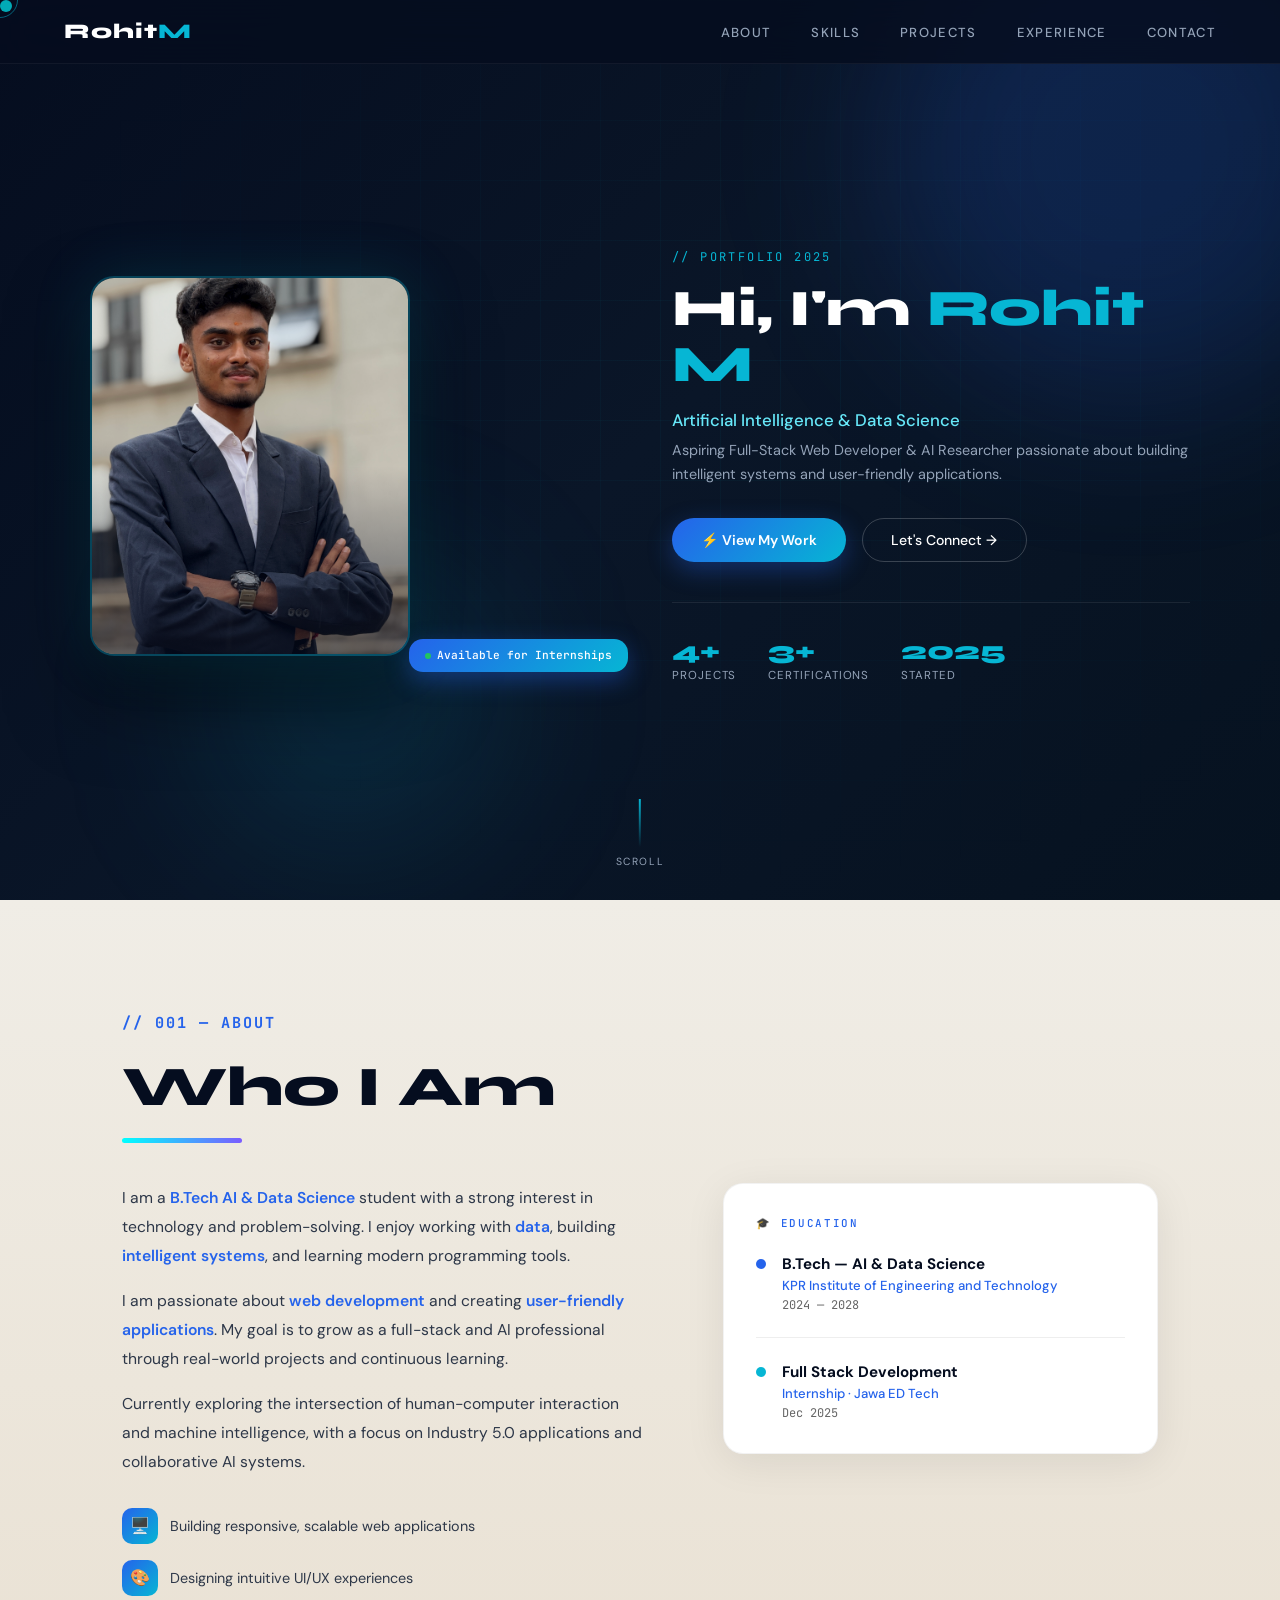
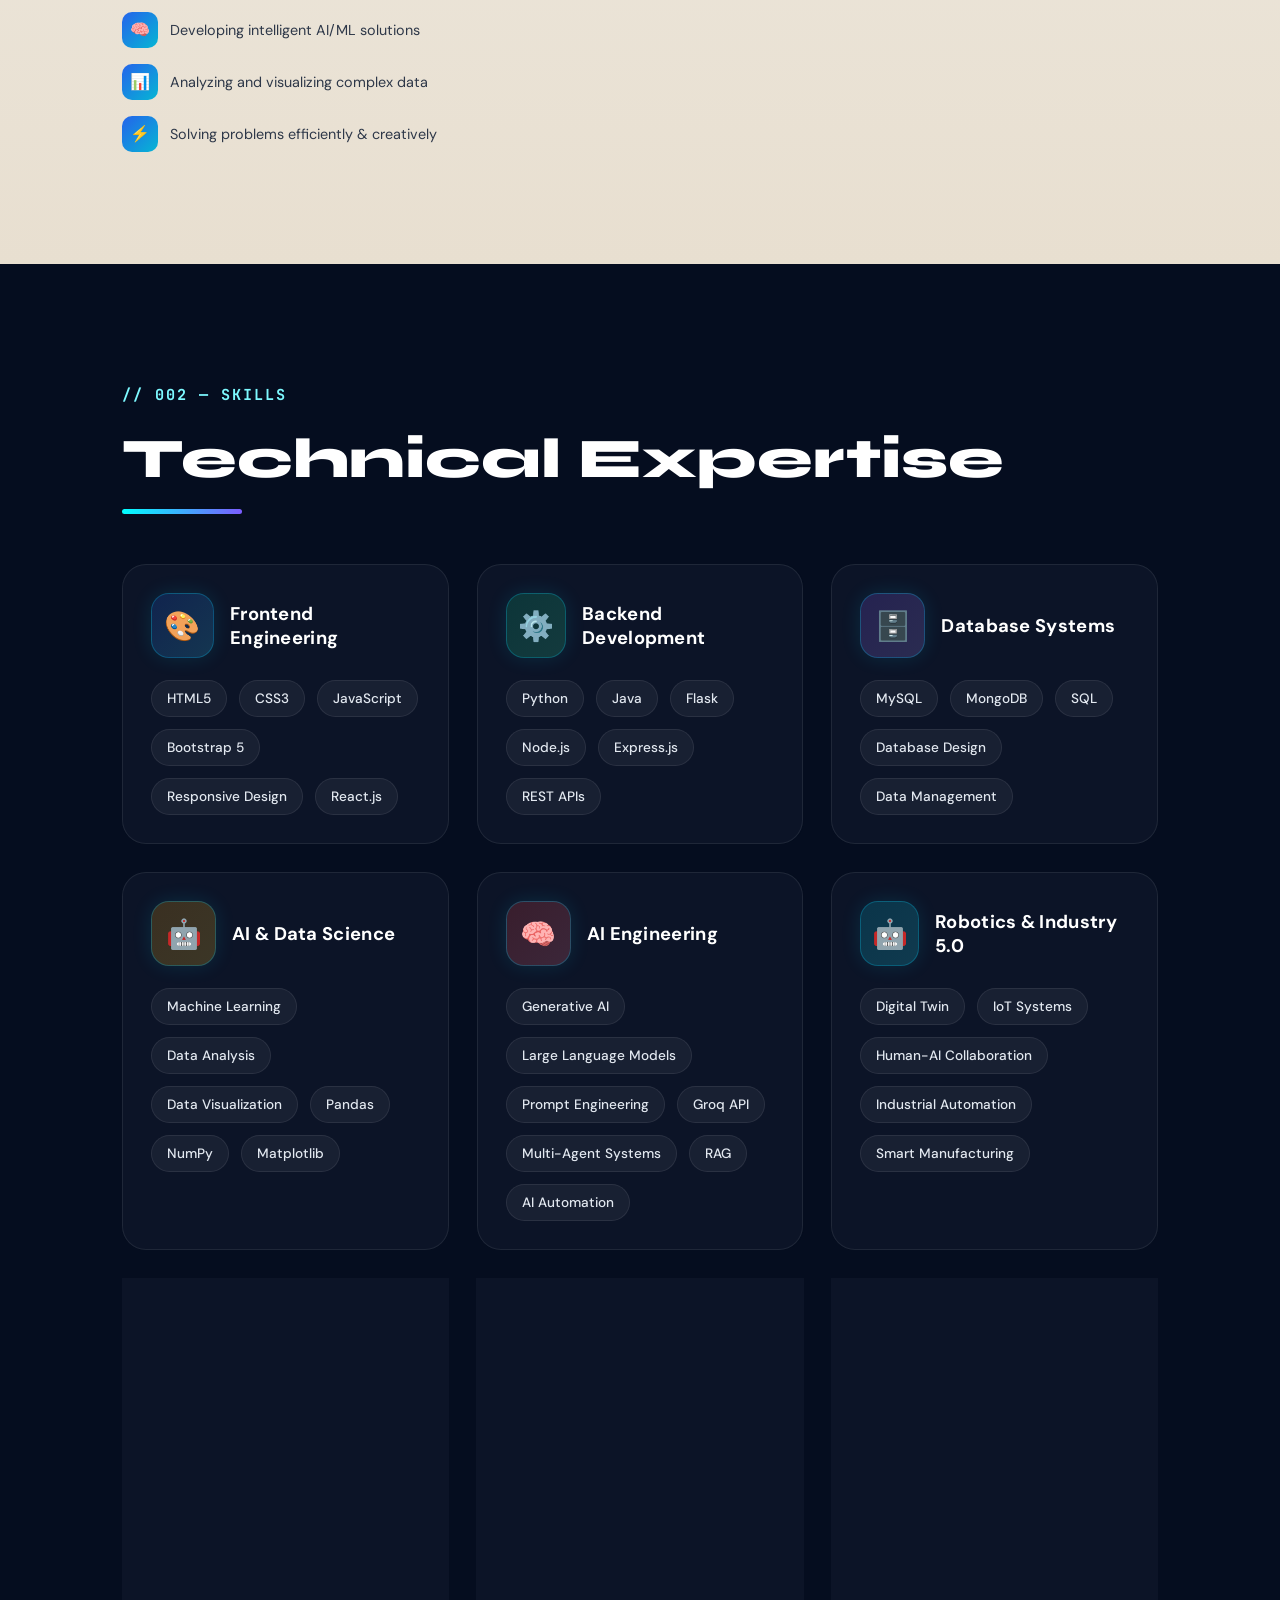
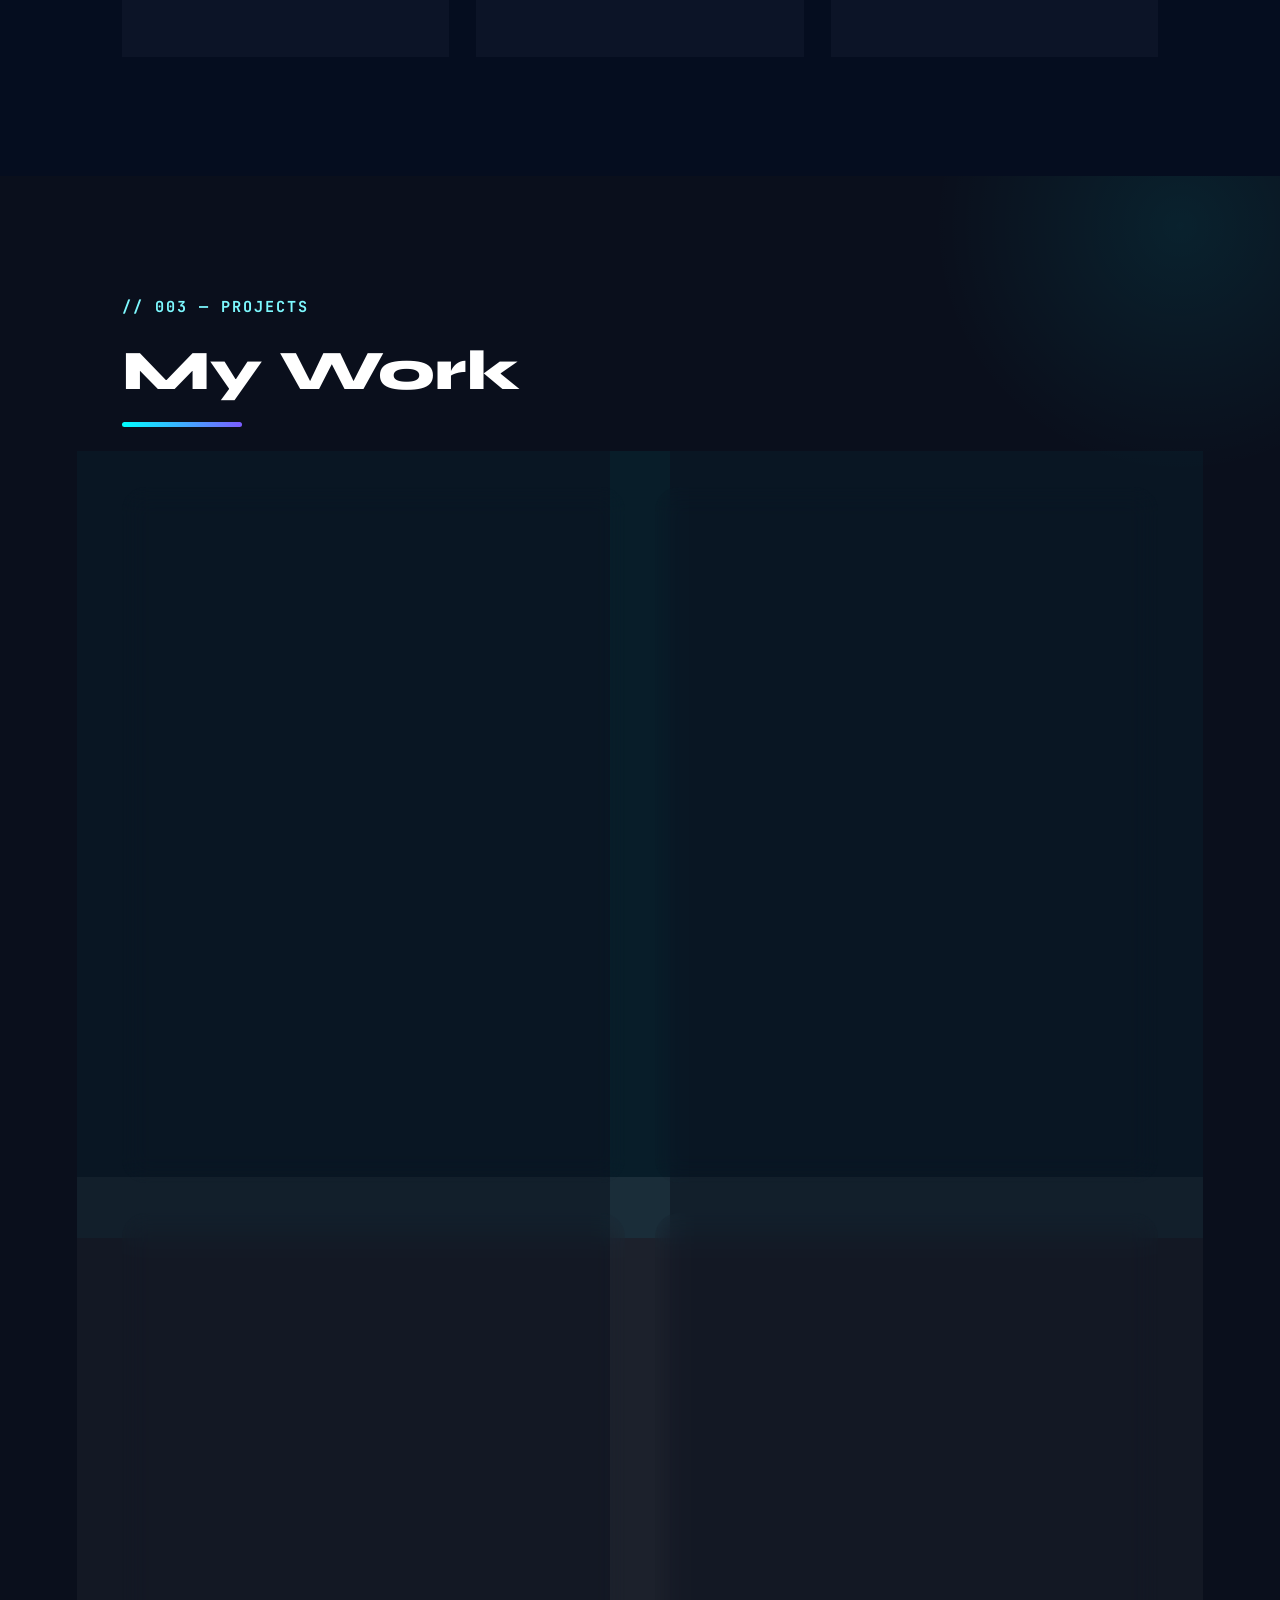
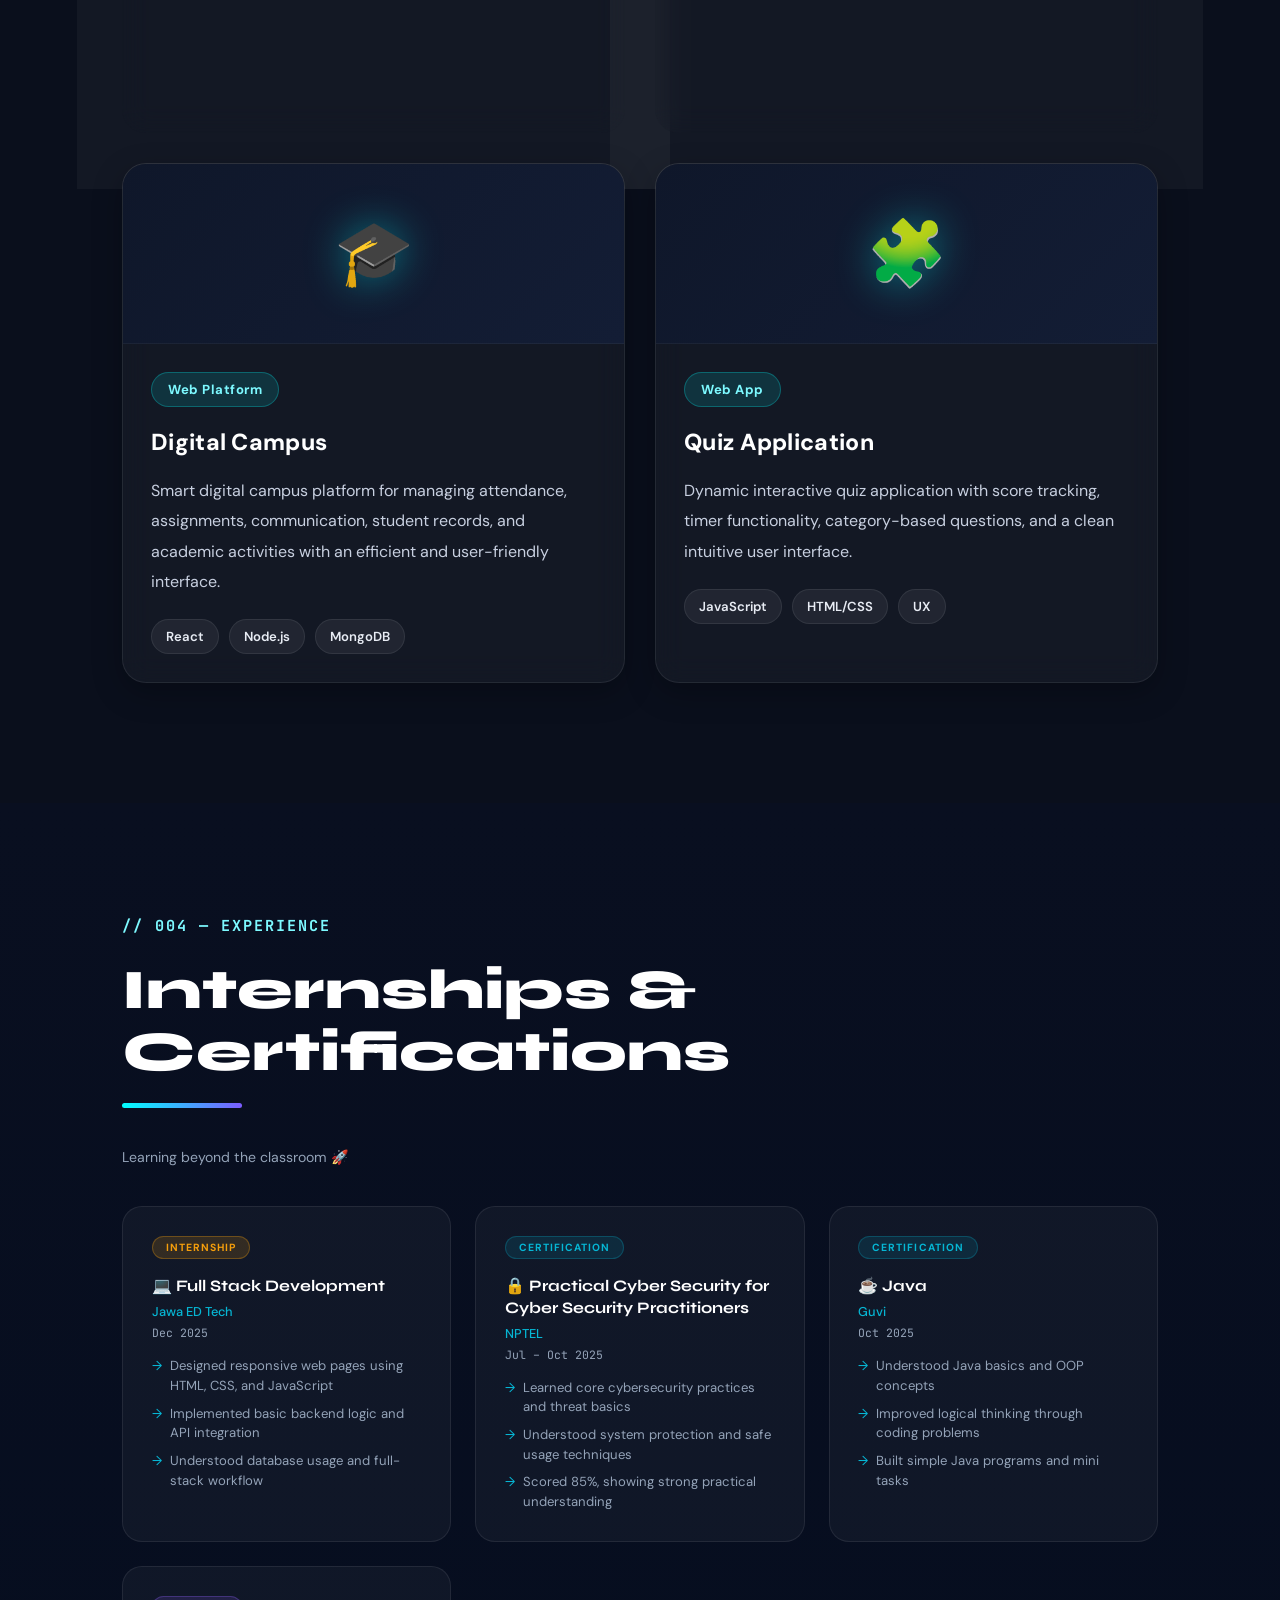
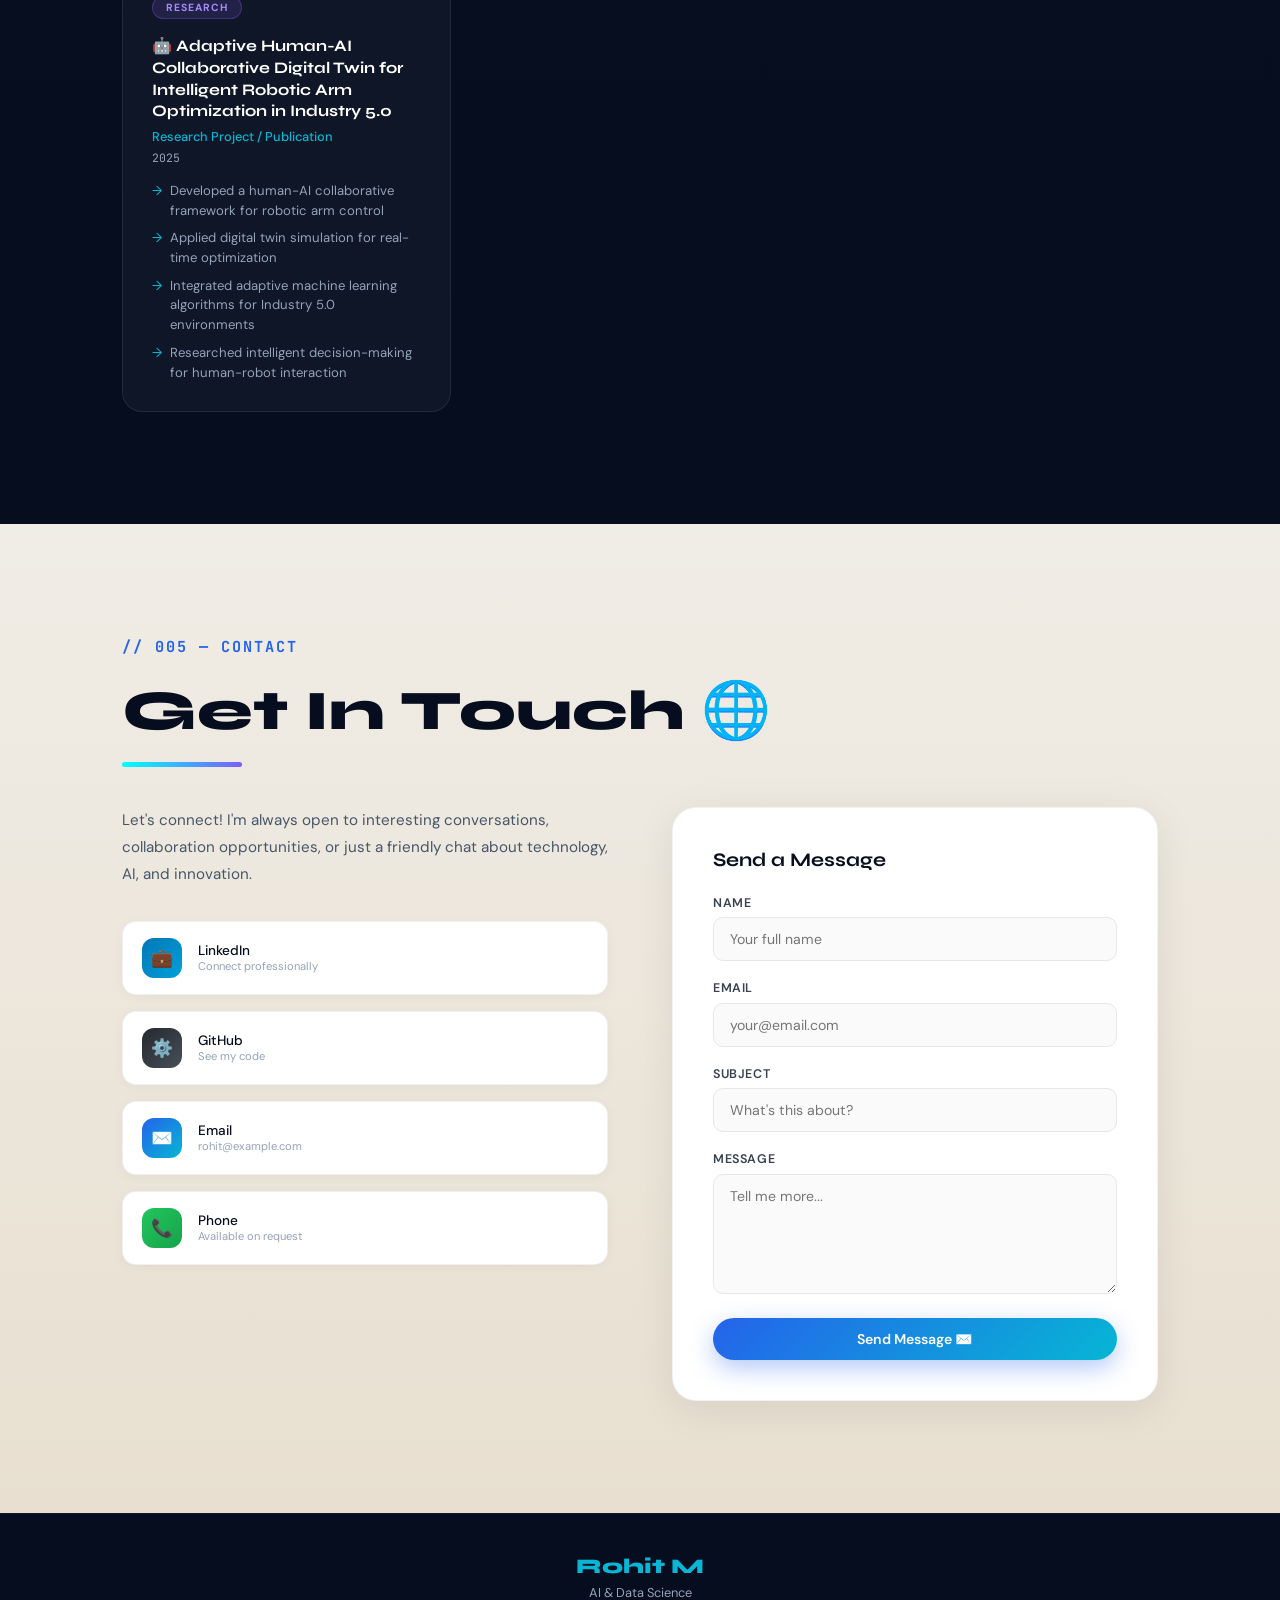
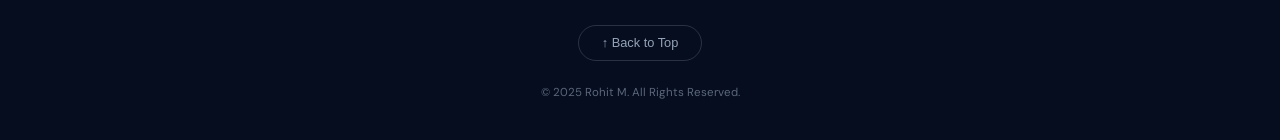
<file: index.html>
<!DOCTYPE html>
<html lang="en">
<head>
<meta charset="UTF-8">
<meta name="viewport" content="width=device-width, initial-scale=1.0">
<title>Rohit M — AI & Data Science Portfolio</title>
<link href="https://fonts.googleapis.com/css2?family=Syne:wght@400;500;600;700;800&family=DM+Sans:ital,wght@0,300;0,400;0,500;1,300&family=JetBrains+Mono:wght@400;500&display=swap" rel="stylesheet">
<style>
:root {
  --navy: #050d1f;
  --navy2: #0a1628;
  --navy3: #0f1f3d;
  --blue: #2563eb;
  --blue-light: #3b82f6;
  --cyan: #06b6d4;
  --cyan-light: #67e8f9;
  --cream: #f0ede6;
  --cream2: #e8e2d8;
  --gold: #f59e0b;
  --white: #ffffff;
  --text-muted: #94a3b8;
  --card-bg: rgba(255,255,255,0.04);
  --card-border: rgba(255,255,255,0.08);
  --gradient-hero: linear-gradient(135deg, #050d1f 0%, #0a1628 50%, #061220 100%);
  --gradient-section: linear-gradient(180deg, #f0ede6 0%, #e8dfd0 100%);
  --gradient-dark: linear-gradient(180deg, #090f20 0%, #050d1f 100%);
}

*, *::before, *::after { box-sizing: border-box; margin: 0; padding: 0; }

html { scroll-behavior: smooth; }

body {
  font-family: 'DM Sans', sans-serif;
  background: var(--navy);
  color: var(--white);
  overflow-x: hidden;
  cursor: none;
}

/* Custom Cursor */
.cursor {
  position: fixed;
  width: 12px; height: 12px;
  background: var(--cyan);
  border-radius: 50%;
  pointer-events: none;
  z-index: 9999;
  transition: transform 0.1s ease;
  mix-blend-mode: difference;
}
.cursor-follower {
  position: fixed;
  width: 36px; height: 36px;
  border: 1.5px solid var(--cyan);
  border-radius: 50%;
  pointer-events: none;
  z-index: 9998;
  transition: transform 0.25s ease, opacity 0.3s;
  opacity: 0.5;
}

/* NAV */
nav {
  position: fixed;
  top: 0; left: 0; right: 0;
  z-index: 100;
  padding: 1.2rem 4rem;
  display: flex;
  align-items: center;
  justify-content: space-between;
  background: rgba(5, 13, 31, 0.8);
  backdrop-filter: blur(20px);
  border-bottom: 1px solid rgba(255,255,255,0.05);
}
.nav-logo {
  font-family: 'Syne', sans-serif;
  font-size: 1.3rem;
  font-weight: 800;
  letter-spacing: 0.05em;
  color: var(--white);
}
.nav-logo span { color: var(--cyan); }
.nav-links {
  display: flex;
  gap: 2.5rem;
  list-style: none;
}
.nav-links a {
  font-size: 0.82rem;
  font-weight: 500;
  letter-spacing: 0.1em;
  text-transform: uppercase;
  color: var(--text-muted);
  text-decoration: none;
  transition: color 0.3s;
  position: relative;
}
.nav-links a::after {
  content: '';
  position: absolute;
  bottom: -4px; left: 0;
  width: 0; height: 1.5px;
  background: var(--cyan);
  transition: width 0.3s;
}
.nav-links a:hover { color: var(--cyan); }
.nav-links a:hover::after { width: 100%; }

/* HERO */
#hero {
  min-height: 100vh;
  background: var(--gradient-hero);
  display: flex;
  align-items: center;
  padding: 7rem 4rem 5rem;
  position: relative;
  overflow: hidden;
}
.hero-bg-grid {
  position: absolute;
  inset: 0;
  background-image:
    linear-gradient(rgba(6,182,212,0.05) 1px, transparent 1px),
    linear-gradient(90deg, rgba(6,182,212,0.05) 1px, transparent 1px);
  background-size: 60px 60px;
  mask-image: radial-gradient(ellipse at 60% 40%, black 0%, transparent 70%);
}
.hero-orb {
  position: absolute;
  border-radius: 50%;
  filter: blur(80px);
  pointer-events: none;
}
.hero-orb-1 {
  width: 500px; height: 500px;
  background: rgba(37,99,235,0.18);
  top: -100px; right: -100px;
}
.hero-orb-2 {
  width: 300px; height: 300px;
  background: rgba(6,182,212,0.12);
  bottom: 50px; left: 200px;
}
.hero-content {
  display: grid;
  grid-template-columns: 1fr 1fr;
  gap: 4rem;
  align-items: center;
  max-width: 1100px;
  margin: 0 auto;
  width: 100%;
  position: relative;
  z-index: 1;
}
.hero-image-wrap {
  position: relative;
}
.hero-image-frame {
  width: 320px; height: 380px;
  border-radius: 24px;
  overflow: hidden;
  position: relative;
  border: 2px solid rgba(6,182,212,0.3);
  box-shadow: 0 0 60px rgba(6,182,212,0.15), 0 40px 80px rgba(0,0,0,0.5);
}
.hero-image-frame img {
  width: 100%; height: 100%;
  object-fit: cover;
  filter: brightness(0.9) contrast(1.05);
}
.hero-image-frame::after {
  content: '';
  position: absolute;
  inset: 0;
  background: linear-gradient(to top, rgba(5,13,31,0.6) 0%, transparent 50%);
}
.hero-badge {
  position: absolute;
  bottom: -16px; right: -20px;
  background: linear-gradient(135deg, var(--blue), var(--cyan));
  border-radius: 14px;
  padding: 0.6rem 1rem;
  font-family: 'JetBrains Mono', monospace;
  font-size: 0.7rem;
  font-weight: 500;
  white-space: nowrap;
  box-shadow: 0 8px 24px rgba(37,99,235,0.4);
}
.hero-badge-pulse {
  display: inline-block;
  width: 6px; height: 6px;
  background: #22c55e;
  border-radius: 50%;
  margin-right: 6px;
  animation: pulse 2s infinite;
}
@keyframes pulse {
  0%,100% { opacity: 1; transform: scale(1); }
  50% { opacity: 0.5; transform: scale(1.4); }
}
.hero-text { }
.hero-eyebrow {
  font-family: 'JetBrains Mono', monospace;
  font-size: 0.75rem;
  color: var(--cyan);
  letter-spacing: 0.2em;
  text-transform: uppercase;
  margin-bottom: 1rem;
  opacity: 0.85;
}
.hero-title {
  font-family: 'Syne', sans-serif;
  font-size: clamp(2.4rem, 4vw, 3.5rem);
  font-weight: 800;
  line-height: 1.1;
  margin-bottom: 1rem;
}
.hero-title .name { color: var(--cyan); }
.hero-subtitle {
  font-size: 1.05rem;
  color: var(--cyan-light);
  font-weight: 500;
  margin-bottom: 0.4rem;
}
.hero-desc {
  font-size: 0.9rem;
  color: var(--text-muted);
  margin-bottom: 2rem;
  line-height: 1.7;
}
.hero-cta {
  display: flex;
  gap: 1rem;
  flex-wrap: wrap;
}
.btn-primary {
  display: inline-flex;
  align-items: center;
  gap: 0.5rem;
  padding: 0.75rem 1.8rem;
  background: linear-gradient(135deg, var(--blue), var(--cyan));
  border: none;
  border-radius: 50px;
  font-family: 'DM Sans', sans-serif;
  font-size: 0.88rem;
  font-weight: 600;
  color: white;
  text-decoration: none;
  cursor: pointer;
  transition: transform 0.2s, box-shadow 0.2s;
  box-shadow: 0 8px 24px rgba(37,99,235,0.35);
}
.btn-primary:hover { transform: translateY(-2px); box-shadow: 0 12px 32px rgba(37,99,235,0.5); }
.btn-outline {
  display: inline-flex;
  align-items: center;
  gap: 0.5rem;
  padding: 0.75rem 1.8rem;
  background: transparent;
  border: 1.5px solid rgba(255,255,255,0.2);
  border-radius: 50px;
  font-family: 'DM Sans', sans-serif;
  font-size: 0.88rem;
  font-weight: 500;
  color: var(--white);
  text-decoration: none;
  cursor: pointer;
  transition: border-color 0.2s, background 0.2s;
}
.btn-outline:hover { border-color: var(--cyan); background: rgba(6,182,212,0.08); }
.hero-stats {
  display: flex;
  gap: 2rem;
  margin-top: 2.5rem;
  padding-top: 2rem;
  border-top: 1px solid rgba(255,255,255,0.08);
}
.stat-num {
  font-family: 'Syne', sans-serif;
  font-size: 1.6rem;
  font-weight: 800;
  color: var(--cyan);
}
.stat-label {
  font-size: 0.72rem;
  color: var(--text-muted);
  text-transform: uppercase;
  letter-spacing: 0.08em;
  margin-top: 2px;
}

/* SCROLL INDICATOR */
.scroll-indicator {
  position: absolute;
  bottom: 2rem;
  left: 50%;
  transform: translateX(-50%);
  display: flex;
  flex-direction: column;
  align-items: center;
  gap: 0.5rem;
  z-index: 2;
}
.scroll-line {
  width: 1.5px;
  height: 48px;
  background: linear-gradient(to bottom, var(--cyan), transparent);
  animation: scrollAnim 2s ease-in-out infinite;
}
@keyframes scrollAnim {
  0% { transform: scaleY(0); transform-origin: top; }
  50% { transform: scaleY(1); transform-origin: top; }
  51% { transform: scaleY(1); transform-origin: bottom; }
  100% { transform: scaleY(0); transform-origin: bottom; }
}
.scroll-text {
  font-size: 0.65rem;
  letter-spacing: 0.15em;
  color: var(--text-muted);
  text-transform: uppercase;
}

/* SECTION BASE */
section { position: relative; }
.section-tag {
  font-family: 'JetBrains Mono', monospace;
  font-size: 0.7rem;
  color: var(--cyan);
  letter-spacing: 0.2em;
  text-transform: uppercase;
  margin-bottom: 0.5rem;
  display: block;
}
.section-title {
  font-family: 'Syne', sans-serif;
  font-size: clamp(1.8rem, 3vw, 2.6rem);
  font-weight: 800;
  line-height: 1.15;
  margin-bottom: 0.5rem;
}
.section-divider {
  width: 40px; height: 3px;
  background: linear-gradient(to right, var(--blue), var(--cyan));
  border-radius: 2px;
  margin-bottom: 2.5rem;
}
.container {
  max-width: 1100px;
  margin: 0 auto;
  padding: 0 2rem;
}

/* ABOUT */
#about {
  padding: 7rem 0;
  background: var(--gradient-section);
  color: var(--navy);
}
#about .section-title { color: var(--navy); }
#about .section-tag { color: var(--blue); }
.about-grid {
  display: grid;
  grid-template-columns: 1.2fr 1fr;
  gap: 5rem;
  align-items: start;
}
.about-text {
  font-size: 0.98rem;
  line-height: 1.85;
  color: #2d3748;
}
.about-text p { margin-bottom: 1rem; }
.about-text .highlight { color: var(--blue); font-weight: 600; }
.about-perks {
  display: flex;
  flex-direction: column;
  gap: 1rem;
  margin-top: 2rem;
}
.perk-item {
  display: flex;
  align-items: center;
  gap: 0.75rem;
  font-size: 0.9rem;
  color: #2d3748;
}
.perk-icon {
  width: 36px; height: 36px;
  background: linear-gradient(135deg, var(--blue), var(--cyan));
  border-radius: 10px;
  display: flex;
  align-items: center;
  justify-content: center;
  flex-shrink: 0;
  font-size: 1rem;
}
.about-edu {
  background: white;
  border-radius: 20px;
  padding: 2rem;
  box-shadow: 0 8px 40px rgba(0,0,0,0.08);
  border: 1px solid rgba(0,0,0,0.05);
}
.edu-label {
  font-family: 'JetBrains Mono', monospace;
  font-size: 0.68rem;
  letter-spacing: 0.15em;
  text-transform: uppercase;
  color: var(--blue);
  margin-bottom: 1.5rem;
  font-weight: 500;
}
.edu-item {
  display: flex;
  gap: 1rem;
  align-items: flex-start;
  padding-bottom: 1.5rem;
  border-bottom: 1px solid #eee;
  margin-bottom: 1.5rem;
}
.edu-item:last-child { border-bottom: none; margin-bottom: 0; padding-bottom: 0; }
.edu-dot {
  width: 10px; height: 10px;
  background: var(--blue);
  border-radius: 50%;
  margin-top: 5px;
  flex-shrink: 0;
}
.edu-degree { font-weight: 700; font-size: 0.95rem; color: var(--navy); margin-bottom: 0.2rem; }
.edu-school { font-size: 0.82rem; color: var(--blue); font-weight: 500; margin-bottom: 0.2rem; }
.edu-year { font-size: 0.75rem; color: #666; font-family: 'JetBrains Mono', monospace; }

/* SKILLS */
#skills{
    position:relative;
    padding:120px 0;
}

.skills-grid{
    display:grid;
    grid-template-columns:repeat(auto-fit,minmax(320px,1fr));
    gap:28px;
    margin-top:50px;
}

.skill-card{
    position:relative;
    background:rgba(15,23,42,0.85);
    backdrop-filter:blur(18px);
    border:1px solid rgba(255,255,255,0.08);
    border-radius:24px;
    padding:28px;
    overflow:hidden;
    transition:all .4s ease;
}

.skill-card::before{
    content:"";
    position:absolute;
    inset:0;
    background:linear-gradient(
        135deg,
        rgba(0,212,255,.08),
        transparent 60%
    );
    opacity:0;
    transition:.4s;
}

.skill-card:hover{
    transform:translateY(-10px);
    border-color:rgba(0,212,255,.5);
    box-shadow:
        0 20px 40px rgba(0,212,255,.15),
        0 0 25px rgba(0,212,255,.1);
}

.skill-card:hover::before{
    opacity:1;
}

.sk-header{
    display:flex;
    align-items:center;
    gap:16px;
    margin-bottom:22px;
    position:relative;
    z-index:2;
}

.sk-icon{
    width:65px;
    height:65px;
    display:flex;
    align-items:center;
    justify-content:center;
    border-radius:18px;
    font-size:1.8rem;
    background:linear-gradient(
        135deg,
        rgba(0,212,255,.18),
        rgba(0,212,255,.05)
    );
    border:1px solid rgba(0,212,255,.25);
    box-shadow:0 0 20px rgba(0,212,255,.12);
}

.sk-header h4{
    color:#ffffff;
    font-size:1.15rem;
    font-weight:700;
    letter-spacing:.3px;
    margin:0;
}

.skill-tags{
    display:flex;
    flex-wrap:wrap;
    gap:12px;
    position:relative;
    z-index:2;
}

.skill-tag{
    padding:9px 15px;
    border-radius:999px;
    font-size:.85rem;
    font-weight:500;
    color:#e2e8f0;
    background:rgba(255,255,255,.05);
    border:1px solid rgba(255,255,255,.08);
    transition:all .3s ease;
    cursor:default;
}

.skill-tag:hover{
    transform:translateY(-3px);
    background:rgba(0,212,255,.12);
    border-color:#00d4ff;
    color:#67e8f9;
    box-shadow:0 0 15px rgba(0,212,255,.15);
}

.skill-card:nth-child(1) .sk-icon{
    background:linear-gradient(135deg,#2563eb33,#38bdf833);
}

.skill-card:nth-child(2) .sk-icon{
    background:linear-gradient(135deg,#10b98133,#34d39933);
}

.skill-card:nth-child(3) .sk-icon{
    background:linear-gradient(135deg,#8b5cf633,#a78bfa33);
}

.skill-card:nth-child(4) .sk-icon{
    background:linear-gradient(135deg,#f59e0b33,#fbbf2433);
}

.skill-card:nth-child(5) .sk-icon{
    background:linear-gradient(135deg,#ef444433,#fb718533);
}

.skill-card:nth-child(6) .sk-icon{
    background:linear-gradient(135deg,#06b6d433,#22d3ee33);
}

.skill-card:nth-child(7) .sk-icon{
    background:linear-gradient(135deg,#14b8a633,#2dd4bf33);
}

.skill-card:nth-child(8) .sk-icon{
    background:linear-gradient(135deg,#6366f133,#818cf833);
}

.skill-card:nth-child(9) .sk-icon{
    background:linear-gradient(135deg,#f9731633,#fb923c33);
}

@media(max-width:992px){

    .skills-grid{
        grid-template-columns:repeat(2,1fr);
    }
}

@media(max-width:768px){

    .skills-grid{
        grid-template-columns:1fr;
    }

    .skill-card{
        padding:24px;
    }

    .sk-icon{
        width:58px;
        height:58px;
        font-size:1.5rem;
    }

    .sk-header h4{
        font-size:1.05rem;
    }
}

/* PROJECTS */
#projects {
    padding: 120px 0;
    background: #0a0f1c;
    position: relative;
    overflow: hidden;
}

#projects::before {
    content: "";
    position: absolute;
    width: 500px;
    height: 500px;
    background: radial-gradient(circle, rgba(0,255,255,0.08), transparent 70%);
    top: -200px;
    right: -150px;
    pointer-events: none;
}

.projects-grid {
    display: grid;
    grid-template-columns: repeat(auto-fit, minmax(340px, 1fr));
    gap: 30px;
    margin-top: 60px;
}

.project-card {
    background: rgba(255,255,255,0.04);
    backdrop-filter: blur(14px);
    border: 1px solid rgba(255,255,255,0.08);
    border-radius: 24px;
    overflow: hidden;
    transition: all 0.4s ease;
    position: relative;
    box-shadow: 0 10px 30px rgba(0,0,0,0.25);
}

.project-card::before {
    content: "";
    position: absolute;
    inset: 0;
    background: linear-gradient(
        135deg,
        rgba(0,255,255,0.08),
        rgba(123,92,255,0.08)
    );
    opacity: 0;
    transition: 0.4s;
}

.project-card:hover::before {
    opacity: 1;
}

.project-card:hover {
    transform: translateY(-12px);
    border-color: rgba(0,255,255,0.35);
    box-shadow: 0 25px 60px rgba(0,255,255,0.15);
}

.project-card.featured {
    border: 1px solid rgba(0,255,255,0.25);
    background: rgba(0,255,255,0.03);
}

.project-thumb {
    height: 180px;
    display: flex;
    align-items: center;
    justify-content: center;
    background: linear-gradient(
        135deg,
        #0f172a,
        #131d35
    );
    border-bottom: 1px solid rgba(255,255,255,0.05);
}

.project-thumb-inner {
    font-size: 4rem;
    filter: drop-shadow(0 0 20px rgba(0,255,255,0.4));
    transition: 0.4s;
}

.project-card:hover .project-thumb-inner {
    transform: scale(1.15) rotate(6deg);
}

.project-body {
    padding: 28px;
    position: relative;
    z-index: 2;
}

.project-badge {
    display: inline-flex;
    align-items: center;
    padding: 8px 16px;
    border-radius: 999px;
    background: rgba(0,255,255,0.12);
    border: 1px solid rgba(0,255,255,0.25);
    color: #7df9ff;
    font-size: 0.82rem;
    font-weight: 700;
    letter-spacing: 0.5px;
    margin-bottom: 18px;
}

.project-title {
    font-size: 1.45rem;
    line-height: 1.5;
    font-weight: 800;
    color: #ffffff;
    margin-bottom: 16px;
    letter-spacing: 0.3px;
}

.project-desc {
    color: #c8d0e0;
    font-size: 1rem;
    line-height: 1.9;
    font-weight: 400;
    margin-bottom: 22px;
}

.project-tags {
    display: flex;
    flex-wrap: wrap;
    gap: 10px;
}

.tag {
    padding: 8px 14px;
    border-radius: 999px;
    background: rgba(255,255,255,0.06);
    border: 1px solid rgba(255,255,255,0.08);
    color: #e8ecf4;
    font-size: 0.82rem;
    font-weight: 600;
    transition: all 0.3s ease;
}

.tag:hover {
    background: rgba(0,255,255,0.15);
    color: #7df9ff;
    border-color: rgba(0,255,255,0.3);
}

.section-tag {
    display: inline-block;
    color: #7df9ff;
    font-size: 0.95rem;
    font-weight: 700;
    letter-spacing: 2px;
    text-transform: uppercase;
}

.section-title {
    font-size: 3.5rem;
    font-weight: 900;
    color: #ffffff;
    margin-top: 15px;
    margin-bottom: 20px;
    line-height: 1.1;
}

.section-divider {
    width: 120px;
    height: 5px;
    border-radius: 999px;
    background: linear-gradient(
        90deg,
        #00ffff,
        #7b5cff
    );
}

@media (max-width: 768px) {
    .projects-grid {
        grid-template-columns: 1fr;
    }

    .section-title {
        font-size: 2.5rem;
    }

    .project-title {
        font-size: 1.2rem;
    }

    .project-desc {
        font-size: 0.95rem;
    }
}
/* CERTIFICATIONS & INTERNSHIPS */
#certs {
  padding: 7rem 0;
  background: var(--gradient-dark);
}
.certs-grid {
  display: grid;
  grid-template-columns: repeat(auto-fit, minmax(300px, 1fr));
  gap: 1.5rem;
}
.cert-card {
  background: var(--card-bg);
  border: 1px solid var(--card-border);
  border-radius: 20px;
  padding: 1.8rem;
  position: relative;
  overflow: hidden;
  transition: transform 0.3s, border-color 0.3s;
}
.cert-card:hover { transform: translateY(-4px); border-color: rgba(6,182,212,0.25); }
.cert-type-badge {
  display: inline-block;
  padding: 0.25rem 0.8rem;
  border-radius: 20px;
  font-size: 0.65rem;
  font-weight: 700;
  text-transform: uppercase;
  letter-spacing: 0.1em;
  margin-bottom: 1rem;
}
.badge-internship { background: rgba(245,158,11,0.15); color: var(--gold); border: 1px solid rgba(245,158,11,0.3); }
.badge-certification { background: rgba(6,182,212,0.12); color: var(--cyan); border: 1px solid rgba(6,182,212,0.25); }
.badge-research { background: rgba(139,92,246,0.15); color: #a78bfa; border: 1px solid rgba(139,92,246,0.3); }
.cert-title {
  font-family: 'Syne', sans-serif;
  font-size: 1rem;
  font-weight: 700;
  margin-bottom: 0.4rem;
  line-height: 1.35;
}
.cert-org {
  font-size: 0.8rem;
  color: var(--cyan);
  font-weight: 500;
  margin-bottom: 0.3rem;
}
.cert-date {
  font-size: 0.72rem;
  color: var(--text-muted);
  font-family: 'JetBrains Mono', monospace;
  margin-bottom: 1rem;
}
.cert-bullets {
  list-style: none;
  display: flex;
  flex-direction: column;
  gap: 0.5rem;
}
.cert-bullets li {
  font-size: 0.82rem;
  color: var(--text-muted);
  display: flex;
  gap: 0.5rem;
  line-height: 1.5;
}
.cert-bullets li::before { content: '→'; color: var(--cyan); flex-shrink: 0; }

/* CONTACT */
#contact {
  padding: 7rem 0;
  background: var(--gradient-section);
}
#contact .section-title { color: var(--navy); }
#contact .section-tag { color: var(--blue); }
.contact-layout {
  display: grid;
  grid-template-columns: 1fr 1fr;
  gap: 4rem;
  align-items: start;
}
.contact-info { }
.contact-desc {
  font-size: 0.95rem;
  color: #475569;
  line-height: 1.8;
  margin-bottom: 2rem;
}
.contact-links {
  display: flex;
  flex-direction: column;
  gap: 1rem;
}
.contact-link {
  display: flex;
  align-items: center;
  gap: 1rem;
  padding: 1rem 1.2rem;
  background: white;
  border-radius: 14px;
  border: 1px solid rgba(0,0,0,0.06);
  text-decoration: none;
  color: var(--navy);
  transition: transform 0.2s, box-shadow 0.2s;
  box-shadow: 0 2px 12px rgba(0,0,0,0.04);
}
.contact-link:hover { transform: translateX(6px); box-shadow: 0 6px 24px rgba(37,99,235,0.12); }
.contact-link-icon {
  width: 40px; height: 40px;
  border-radius: 12px;
  display: flex;
  align-items: center;
  justify-content: center;
  font-size: 1.1rem;
  flex-shrink: 0;
}
.link-linkedin { background: linear-gradient(135deg, #0077b5, #00a0dc); }
.link-github { background: linear-gradient(135deg, #24292e, #484f58); }
.link-email { background: linear-gradient(135deg, var(--blue), var(--cyan)); }
.link-phone { background: linear-gradient(135deg, #22c55e, #16a34a); }
.contact-link-text { font-size: 0.85rem; font-weight: 500; }
.contact-link-label { font-size: 0.7rem; color: #94a3b8; }
.contact-form-card {
  background: white;
  border-radius: 24px;
  padding: 2.5rem;
  box-shadow: 0 8px 40px rgba(0,0,0,0.08);
  border: 1px solid rgba(0,0,0,0.05);
}
.form-title {
  font-family: 'Syne', sans-serif;
  font-size: 1.2rem;
  font-weight: 700;
  color: var(--navy);
  margin-bottom: 1.5rem;
}
.form-group { margin-bottom: 1.2rem; }
.form-group label { display: block; font-size: 0.78rem; font-weight: 600; color: #374151; margin-bottom: 0.4rem; text-transform: uppercase; letter-spacing: 0.05em; }
.form-group input, .form-group textarea {
  width: 100%;
  padding: 0.75rem 1rem;
  border: 1.5px solid #e5e7eb;
  border-radius: 10px;
  font-family: 'DM Sans', sans-serif;
  font-size: 0.88rem;
  color: var(--navy);
  transition: border-color 0.2s;
  background: #fafafa;
  outline: none;
  resize: vertical;
}
.form-group input:focus, .form-group textarea:focus { border-color: var(--blue); background: white; }
.form-group textarea { min-height: 120px; }

/* FOOTER */
footer {
  background: var(--navy);
  padding: 2.5rem;
  text-align: center;
  border-top: 1px solid rgba(255,255,255,0.05);
}
.footer-name {
  font-family: 'Syne', sans-serif;
  font-size: 1.3rem;
  font-weight: 800;
  color: var(--cyan);
  margin-bottom: 0.3rem;
}
.footer-role { font-size: 0.8rem; color: var(--text-muted); margin-bottom: 1.5rem; }
.footer-back {
  display: inline-flex;
  align-items: center;
  gap: 0.4rem;
  padding: 0.6rem 1.4rem;
  border: 1.5px solid rgba(255,255,255,0.15);
  border-radius: 50px;
  font-size: 0.8rem;
  color: var(--text-muted);
  text-decoration: none;
  transition: color 0.2s, border-color 0.2s;
  cursor: pointer;
  background: none;
}
.footer-back:hover { color: var(--cyan); border-color: var(--cyan); }
.footer-copy { font-size: 0.72rem; color: var(--text-muted); margin-top: 1.5rem; opacity: 0.6; }

/* REVEAL ANIMATIONS */
.reveal {
  opacity: 0;
  transform: translateY(30px);
  transition: opacity 0.7s ease, transform 0.7s ease;
}
.reveal.visible { opacity: 1; transform: translateY(0); }
.reveal-delay-1 { transition-delay: 0.1s; }
.reveal-delay-2 { transition-delay: 0.2s; }
.reveal-delay-3 { transition-delay: 0.3s; }
.reveal-delay-4 { transition-delay: 0.4s; }

/* MOBILE */
@media (max-width: 768px) {
  nav { padding: 1rem 1.5rem; }
  .nav-links { display: none; }
  #hero { padding: 6rem 1.5rem 4rem; }
  .hero-content { grid-template-columns: 1fr; gap: 2rem; text-align: center; }
  .hero-image-wrap { display: flex; justify-content: center; }
  .hero-cta { justify-content: center; }
  .hero-stats { justify-content: center; }
  .about-grid { grid-template-columns: 1fr; gap: 2.5rem; }
  .contact-layout { grid-template-columns: 1fr; }
  .project-card.featured { grid-column: auto; display: block; }
  .container { padding: 0 1.5rem; }
}
</style>
</head>
<body>

<div class="cursor" id="cursor"></div>
<div class="cursor-follower" id="cursorFollower"></div>

<!-- NAV -->
<nav>
  <div class="nav-logo">Rohit<span>M</span></div>
  <ul class="nav-links">
    <li><a href="#about">About</a></li>
    <li><a href="#skills">Skills</a></li>
    <li><a href="#projects">Projects</a></li>
    <li><a href="#certs">Experience</a></li>
    <li><a href="#contact">Contact</a></li>
  </ul>
</nav>

<!-- HERO -->
<section id="hero">
  <div class="hero-bg-grid"></div>
  <div class="hero-orb hero-orb-1"></div>
  <div class="hero-orb hero-orb-2"></div>

  <div class="hero-content">
    <div class="hero-image-wrap reveal">
      <div class="hero-image-frame">
        <!-- Placeholder — replace src with your actual photo path -->
        <img src="images/image.JPG">
      </div>
      <div class="hero-badge">
        <span class="hero-badge-pulse"></span>Available for Internships
      </div>
    </div>

    <div class="hero-text">
      <div class="hero-eyebrow reveal reveal-delay-1">// Portfolio 2025</div>
      <h1 class="hero-title reveal reveal-delay-2">Hi, I'm <span class="name">Rohit M</span></h1>
      <p class="hero-subtitle reveal reveal-delay-2">Artificial Intelligence &amp; Data Science</p>
      <p class="hero-desc reveal reveal-delay-3">Aspiring Full-Stack Web Developer &amp; AI Researcher passionate about building intelligent systems and user-friendly applications.</p>
      <div class="hero-cta reveal reveal-delay-3">
        <a href="#projects" class="btn-primary">⚡ View My Work</a>
        <a href="#contact" class="btn-outline">Let's Connect →</a>
      </div>
      <div class="hero-stats reveal reveal-delay-4">
        <div>
          <div class="stat-num">4+</div>
          <div class="stat-label">Projects</div>
        </div>
        <div>
          <div class="stat-num">3+</div>
          <div class="stat-label">Certifications</div>
        </div>
        <div>
          <div class="stat-num">2025</div>
          <div class="stat-label">Started</div>
        </div>
      </div>
    </div>
  </div>

  <div class="scroll-indicator">
    <div class="scroll-line"></div>
    <span class="scroll-text">Scroll</span>
  </div>
</section>

<!-- ABOUT -->
<section id="about">
  <div class="container">
    <span class="section-tag reveal">// 001 — About</span>
    <h2 class="section-title reveal">Who I Am</h2>
    <div class="section-divider reveal"></div>

    <div class="about-grid">
      <div>
        <div class="about-text reveal">
          <p>I am a <span class="highlight">B.Tech AI &amp; Data Science</span> student with a strong interest in technology and problem-solving. I enjoy working with <span class="highlight">data</span>, building <span class="highlight">intelligent systems</span>, and learning modern programming tools.</p>
          <p>I am passionate about <span class="highlight">web development</span> and creating <span class="highlight">user-friendly applications</span>. My goal is to grow as a full-stack and AI professional through real-world projects and continuous learning.</p>
          <p>Currently exploring the intersection of human-computer interaction and machine intelligence, with a focus on Industry 5.0 applications and collaborative AI systems.</p>
        </div>
        <div class="about-perks reveal reveal-delay-1">
          <div class="perk-item"><span class="perk-icon">🖥️</span> Building responsive, scalable web applications</div>
          <div class="perk-item"><span class="perk-icon">🎨</span> Designing intuitive UI/UX experiences</div>
          <div class="perk-item"><span class="perk-icon">🧠</span> Developing intelligent AI/ML solutions</div>
          <div class="perk-item"><span class="perk-icon">📊</span> Analyzing and visualizing complex data</div>
          <div class="perk-item"><span class="perk-icon">⚡</span> Solving problems efficiently &amp; creatively</div>
        </div>
      </div>

      <div class="about-edu reveal reveal-delay-2">
        <div class="edu-label">🎓 Education</div>
        <div class="edu-item">
          <div class="edu-dot"></div>
          <div>
            <div class="edu-degree">B.Tech — AI &amp; Data Science</div>
            <div class="edu-school">KPR Institute of Engineering and Technology</div>
            <div class="edu-year">2024 — 2028</div>
          </div>
        </div>
        <div class="edu-item">
          <div class="edu-dot" style="background:#06b6d4"></div>
          <div>
            <div class="edu-degree">Full Stack Development</div>
            <div class="edu-school">Internship · Jawa ED Tech</div>
            <div class="edu-year">Dec 2025</div>
          </div>
        </div>
        
        </div>
      </div>
    </div>
  </div>
</section>

<!-- SKILLS -->
<section id="skills">
    <div class="container">

        <span class="section-tag reveal">// 002 — Skills</span>
        <h2 class="section-title reveal">Technical Expertise</h2>
        <div class="section-divider reveal"></div>

        <div class="skills-grid">

            <!-- Frontend -->

            <div class="skill-card reveal">
                <div class="sk-header">
                    <div class="sk-icon">🎨</div>
                    <h4>Frontend Engineering</h4>
                </div>

                <div class="skill-tags">
                    <span class="skill-tag">HTML5</span>
                    <span class="skill-tag">CSS3</span>
                    <span class="skill-tag">JavaScript</span>
                    <span class="skill-tag">Bootstrap 5</span>
                    <span class="skill-tag">Responsive Design</span>
                    <span class="skill-tag">React.js</span>
                </div>
            </div>

            <!-- Backend -->

            <div class="skill-card reveal">
                <div class="sk-header">
                    <div class="sk-icon">⚙️</div>
                    <h4>Backend Development</h4>
                </div>

                <div class="skill-tags">
                    <span class="skill-tag">Python</span>
                    <span class="skill-tag">Java</span>
                    <span class="skill-tag">Flask</span>
                    <span class="skill-tag">Node.js</span>
                    <span class="skill-tag">Express.js</span>
                    <span class="skill-tag">REST APIs</span>
                </div>
            </div>

            <!-- Database -->

            <div class="skill-card reveal">
                <div class="sk-header">
                    <div class="sk-icon">🗄️</div>
                    <h4>Database Systems</h4>
                </div>

                <div class="skill-tags">
                    <span class="skill-tag">MySQL</span>
                    <span class="skill-tag">MongoDB</span>
                    <span class="skill-tag">SQL</span>
                    <span class="skill-tag">Database Design</span>
                    <span class="skill-tag">Data Management</span>
                </div>
            </div>

            <!-- AI & Data Science -->

            <div class="skill-card reveal">
                <div class="sk-header">
                    <div class="sk-icon">🤖</div>
                    <h4>AI & Data Science</h4>
                </div>

                <div class="skill-tags">
                    <span class="skill-tag">Machine Learning</span>
                    <span class="skill-tag">Data Analysis</span>
                    <span class="skill-tag">Data Visualization</span>
                    <span class="skill-tag">Pandas</span>
                    <span class="skill-tag">NumPy</span>
                    <span class="skill-tag">Matplotlib</span>
                </div>
            </div>

            <!-- AI Engineering -->

            <div class="skill-card reveal">
                <div class="sk-header">
                    <div class="sk-icon">🧠</div>
                    <h4>AI Engineering</h4>
                </div>

                <div class="skill-tags">
                    <span class="skill-tag">Generative AI</span>
                    <span class="skill-tag">Large Language Models</span>
                    <span class="skill-tag">Prompt Engineering</span>
                    <span class="skill-tag">Groq API</span>
                    <span class="skill-tag">Multi-Agent Systems</span>
                    <span class="skill-tag">RAG</span>
                    <span class="skill-tag">AI Automation</span>
                </div>
            </div>

            <!-- Robotics & Industry 5.0 -->

            <div class="skill-card reveal">
                <div class="sk-header">
                    <div class="sk-icon">🤖</div>
                    <h4>Robotics & Industry 5.0</h4>
                </div>

                <div class="skill-tags">
                    <span class="skill-tag">Digital Twin</span>
                    <span class="skill-tag">IoT Systems</span>
                    <span class="skill-tag">Human-AI Collaboration</span>
                    <span class="skill-tag">Industrial Automation</span>
                    <span class="skill-tag">Smart Manufacturing</span>
                </div>
            </div>

            <!-- Development Tools -->

            <div class="skill-card reveal">
                <div class="sk-header">
                    <div class="sk-icon">🛠️</div>
                    <h4>Development Tools</h4>
                </div>

                <div class="skill-tags">
                    <span class="skill-tag">Git</span>
                    <span class="skill-tag">GitHub</span>
                    <span class="skill-tag">VS Code</span>
                    <span class="skill-tag">Chart.js</span>
                    <span class="skill-tag">Postman</span>
                </div>
            </div>

            <!-- Cloud & Deployment -->

            <div class="skill-card reveal">
                <div class="sk-header">
                    <div class="sk-icon">☁️</div>
                    <h4>Cloud & Deployment</h4>
                </div>

                <div class="skill-tags">
                    <span class="skill-tag">Railway</span>
                    <span class="skill-tag">Vercel</span>
                    <span class="skill-tag">Deployment</span>
                    <span class="skill-tag">Environment Variables</span>
                </div>
            </div>

            <!-- Professional Skills -->

            <div class="skill-card reveal">
                <div class="sk-header">
                    <div class="sk-icon">🚀</div>
                    <h4>Professional Skills</h4>
                </div>

                <div class="skill-tags">
                    <span class="skill-tag">Problem Solving</span>
                    <span class="skill-tag">Critical Thinking</span>
                    <span class="skill-tag">Team Collaboration</span>
                    <span class="skill-tag">Communication</span>
                    <span class="skill-tag">Project Management</span>
                </div>
            </div>

        </div>
    </div>
</section>

<!-- PROJECTS -->
<section id="projects">
  <div class="container">
    <span class="section-tag reveal">// 003 — Projects</span>
    <h2 class="section-title reveal">My Work</h2>
    <div class="section-divider reveal"></div>

    <div class="projects-grid">

      <!-- Project 1 -->
      <div class="project-card featured reveal">
        <div class="project-thumb">
          <div class="project-thumb-inner">🤖</div>
        </div>

        <div class="project-body">
          <div class="project-badge">⭐ Featured Research Project</div>

          <h3 class="project-title">
            Adaptive Human-AI Collaborative Digital Twin for Intelligent Robotic Arm Optimization in Industry 5.0
          </h3>

          <p class="project-desc">
            A cutting-edge research project developing a digital twin framework that enables seamless human-AI collaboration for optimizing robotic arm performance in Industry 5.0 environments. Integrates real-time adaptive algorithms, human intention recognition, and intelligent decision systems for precision manufacturing.
          </p>

          <div class="project-tags">
            <span class="tag">Digital Twin</span>
            <span class="tag">Industry 5.0</span>
            <span class="tag">Robotics</span>
            <span class="tag">Human-AI</span>
            <span class="tag">Machine Learning</span>
            <span class="tag">Python</span>
            <span class="tag">IoT</span>
          </div>
        </div>
      </div>

      <!-- Project 2 -->
      <div class="project-card featured reveal">
        <div class="project-thumb">
          <div class="project-thumb-inner">🧠</div>
        </div>

        <div class="project-body">
          <div class="project-badge">✦ AI Innovation Project</div>

          <h3 class="project-title">
            AI Multi-Agent Project Manager
          </h3>

          <p class="project-desc">
            An intelligent AI-powered platform designed to automate project planning, task management, risk analysis, meeting intelligence, documentation generation, and team collaboration through specialized AI agents.
          </p>

          <div class="project-tags">
            <span class="tag">React.js</span>
            <span class="tag">Node.js</span>
            <span class="tag">Express.js</span>
            <span class="tag">MySQL</span>
            <span class="tag">Groq LLM</span>
            <span class="tag">RAG</span>
            <span class="tag">Railway</span>
            <span class="tag">Vercel</span>
          </div>
        </div>
      </div>

      <!-- Project 3 -->
      <div class="project-card reveal reveal-delay-1">
        <div class="project-thumb">
          <div class="project-thumb-inner">☢</div>
        </div>

        <div class="project-body">
          <div class="project-badge">Smart Mode</div>

          <h3 class="project-title">Living Memory Vault</h3>

          <p class="project-desc">
            Designed an AI-based memory management system that organizes photos and videos using smart tagging, classification, and automatic memory highlights for easy retrieval and viewing.
          </p>

          <div class="project-tags">
            <span class="tag">HTML/CSS</span>
            <span class="tag">Machine Learning</span>
            <span class="tag">Backend</span>
            <span class="tag">API</span>
          </div>
        </div>
      </div>

      <!-- Project 4 -->
      <div class="project-card reveal reveal-delay-2">
        <div class="project-thumb">
          <div class="project-thumb-inner">🔍</div>
        </div>

        <div class="project-body">
          <div class="project-badge">Data Science</div>

          <h3 class="project-title">
            Crime Pattern Visualization Analysis
          </h3>

          <p class="project-desc">
            Interactive data visualization tool for analyzing crime pattern trends and geographical hotspot mapping using Python and advanced analytics.
          </p>

          <div class="project-tags">
            <span class="tag">Python</span>
            <span class="tag">Data Visualization</span>
            <span class="tag">Analytics</span>
            <span class="tag">Pandas</span>
          </div>
        </div>
      </div>

      <!-- Project 5 -->
      <div class="project-card reveal reveal-delay-3">
        <div class="project-thumb">
          <div class="project-thumb-inner">🎓</div>
        </div>

        <div class="project-body">
          <div class="project-badge">Web Platform</div>

          <h3 class="project-title">Digital Campus</h3>

          <p class="project-desc">
            Smart digital campus platform for managing attendance, assignments, communication, student records, and academic activities with an efficient and user-friendly interface.
          </p>

          <div class="project-tags">
            <span class="tag">React</span>
            <span class="tag">Node.js</span>
            <span class="tag">MongoDB</span>
          </div>
        </div>
      </div>

      <!-- Project 6 -->
      <div class="project-card reveal reveal-delay-3">
        <div class="project-thumb">
          <div class="project-thumb-inner">🧩</div>
        </div>

        <div class="project-body">
          <div class="project-badge">Web App</div>

          <h3 class="project-title">Quiz Application</h3>

          <p class="project-desc">
            Dynamic interactive quiz application with score tracking, timer functionality, category-based questions, and a clean intuitive user interface.
          </p>

          <div class="project-tags">
            <span class="tag">JavaScript</span>
            <span class="tag">HTML/CSS</span>
            <span class="tag">UX</span>
          </div>
        </div>
      </div>

    </div>
  </div>
</section>
<!-- INTERNSHIPS & CERTIFICATIONS -->
<section id="certs">
  <div class="container">
    <span class="section-tag reveal">// 004 — Experience</span>
    <h2 class="section-title reveal">Internships &amp; Certifications</h2>
    <div class="section-divider reveal"></div>
    <p style="color:var(--text-muted);margin-bottom:2.5rem;font-size:0.88rem;" class="reveal">Learning beyond the classroom 🚀</p>

    <div class="certs-grid">

      <div class="cert-card reveal reveal-delay-1">
        <span class="cert-type-badge badge-internship">Internship</span>
        <h3 class="cert-title">💻 Full Stack Development</h3>
        <div class="cert-org">Jawa ED Tech</div>
        <div class="cert-date">Dec 2025</div>
        <ul class="cert-bullets">
          <li>Designed responsive web pages using HTML, CSS, and JavaScript</li>
          <li>Implemented basic backend logic and API integration</li>
          <li>Understood database usage and full-stack workflow</li>
        </ul>
      </div>

      <div class="cert-card reveal reveal-delay-2">
        <span class="cert-type-badge badge-certification">Certification</span>
        <h3 class="cert-title">🔒 Practical Cyber Security for Cyber Security Practitioners</h3>
        <div class="cert-org">NPTEL</div>
        <div class="cert-date">Jul – Oct 2025</div>
        <ul class="cert-bullets">
          <li>Learned core cybersecurity practices and threat basics</li>
          <li>Understood system protection and safe usage techniques</li>
          <li>Scored 85%, showing strong practical understanding</li>
        </ul>
      </div>

      <div class="cert-card reveal reveal-delay-3">
        <span class="cert-type-badge badge-certification">Certification</span>
        <h3 class="cert-title">☕ Java</h3>
        <div class="cert-org">Guvi</div>
        <div class="cert-date">Oct 2025</div>
        <ul class="cert-bullets">
          <li>Understood Java basics and OOP concepts</li>
          <li>Improved logical thinking through coding problems</li>
          <li>Built simple Java programs and mini tasks</li>
        </ul>
      </div>

      <div class="cert-card reveal reveal-delay-4">
        <span class="cert-type-badge badge-research">Research</span>
        <h3 class="cert-title">🤖 Adaptive Human-AI Collaborative Digital Twin for Intelligent Robotic Arm Optimization in Industry 5.0</h3>
        <div class="cert-org">Research Project / Publication</div>
        <div class="cert-date">2025</div>
        <ul class="cert-bullets">
          <li>Developed a human-AI collaborative framework for robotic arm control</li>
          <li>Applied digital twin simulation for real-time optimization</li>
          <li>Integrated adaptive machine learning algorithms for Industry 5.0 environments</li>
          <li>Researched intelligent decision-making for human-robot interaction</li>
        </ul>
      </div>

    </div>
  </div>
</section>

<!-- CONTACT -->
<section id="contact">
  <div class="container">
    <span class="section-tag reveal">// 005 — Contact</span>
    <h2 class="section-title reveal">Get In Touch 🌐</h2>
    <div class="section-divider reveal"></div>

    <div class="contact-layout">
      <div class="contact-info reveal">
        <p class="contact-desc">Let's connect! I'm always open to interesting conversations, collaboration opportunities, or just a friendly chat about technology, AI, and innovation.</p>
        <div class="contact-links">
          <a href="https://linkedin.com" class="contact-link" target="_blank">
            <span class="contact-link-icon link-linkedin">💼</span>
            <div><div class="contact-link-text">LinkedIn</div><div class="contact-link-label">Connect professionally</div></div>
          </a>
          <a href="https://github.com" class="contact-link" target="_blank">
            <span class="contact-link-icon link-github">⚙️</span>
            <div><div class="contact-link-text">GitHub</div><div class="contact-link-label">See my code</div></div>
          </a>
          <a href="mailto:rohitmahendran18@gmail.com" class="contact-link">
            <span class="contact-link-icon link-email">✉️</span>
            <div><div class="contact-link-text">Email</div><div class="contact-link-label">rohit@example.com</div></div>
          </a>
          <a href="tel:+91XXXXXXXXXX" class="contact-link">
            <span class="contact-link-icon link-phone">📞</span>
            <div><div class="contact-link-text">Phone</div><div class="contact-link-label">Available on request</div></div>
          </a>
        </div>
      </div>

      <div class="contact-form-card reveal reveal-delay-2">
        <div class="form-title">Send a Message</div>
        <div class="form-group">
          <label>Name</label>
          <input type="text" placeholder="Your full name">
        </div>
        <div class="form-group">
          <label>Email</label>
          <input type="email" placeholder="your@email.com">
        </div>
        <div class="form-group">
          <label>Subject</label>
          <input type="text" placeholder="What's this about?">
        </div>
        <div class="form-group">
          <label>Message</label>
          <textarea placeholder="Tell me more..."></textarea>
        </div>
        <button class="btn-primary" style="width:100%;justify-content:center;" onclick="alert('Message sent! (Demo)')">Send Message ✉️</button>
      </div>
    </div>
  </div>
</section>

<!-- FOOTER -->
<footer>
  <div class="footer-name">Rohit M</div>
  <div class="footer-role">AI &amp; Data Science </div>
  <button class="footer-back" onclick="window.scrollTo({top:0,behavior:'smooth'})">↑ Back to Top</button>
  <div class="footer-copy">© 2025 Rohit M. All Rights Reserved.</div>
</footer>

<script>
// Cursor
const cursor = document.getElementById('cursor');
const follower = document.getElementById('cursorFollower');
let fx = 0, fy = 0, cx = 0, cy = 0;
document.addEventListener('mousemove', e => {
  cx = e.clientX; cy = e.clientY;
  cursor.style.left = cx - 6 + 'px';
  cursor.style.top = cy - 6 + 'px';
});
function animFollower() {
  fx += (cx - fx) * 0.12;
  fy += (cy - fy) * 0.12;
  follower.style.left = fx - 18 + 'px';
  follower.style.top = fy - 18 + 'px';
  requestAnimationFrame(animFollower);
}
animFollower();

// Reveal on scroll
const reveals = document.querySelectorAll('.reveal');
const observer = new IntersectionObserver(entries => {
  entries.forEach(e => {
    if (e.isIntersecting) {
      e.target.classList.add('visible');
      // Animate skill bars
      const bar = e.target.querySelector('.skill-bar');
      if (bar) {
        setTimeout(() => { bar.style.width = bar.getAttribute('data-width') + '%'; }, 200);
      }
    }
  });
}, { threshold: 0.15 });
reveals.forEach(r => observer.observe(r));

// Skill bars init
document.querySelectorAll('.skill-bar').forEach(bar => {
  bar.style.width = '0%';
});

// Nav active state
window.addEventListener('scroll', () => {
  const nav = document.querySelector('nav');
  nav.style.background = window.scrollY > 50
    ? 'rgba(5,13,31,0.95)'
    : 'rgba(5,13,31,0.8)';
});
</script>
</body>
</html>
</file>
